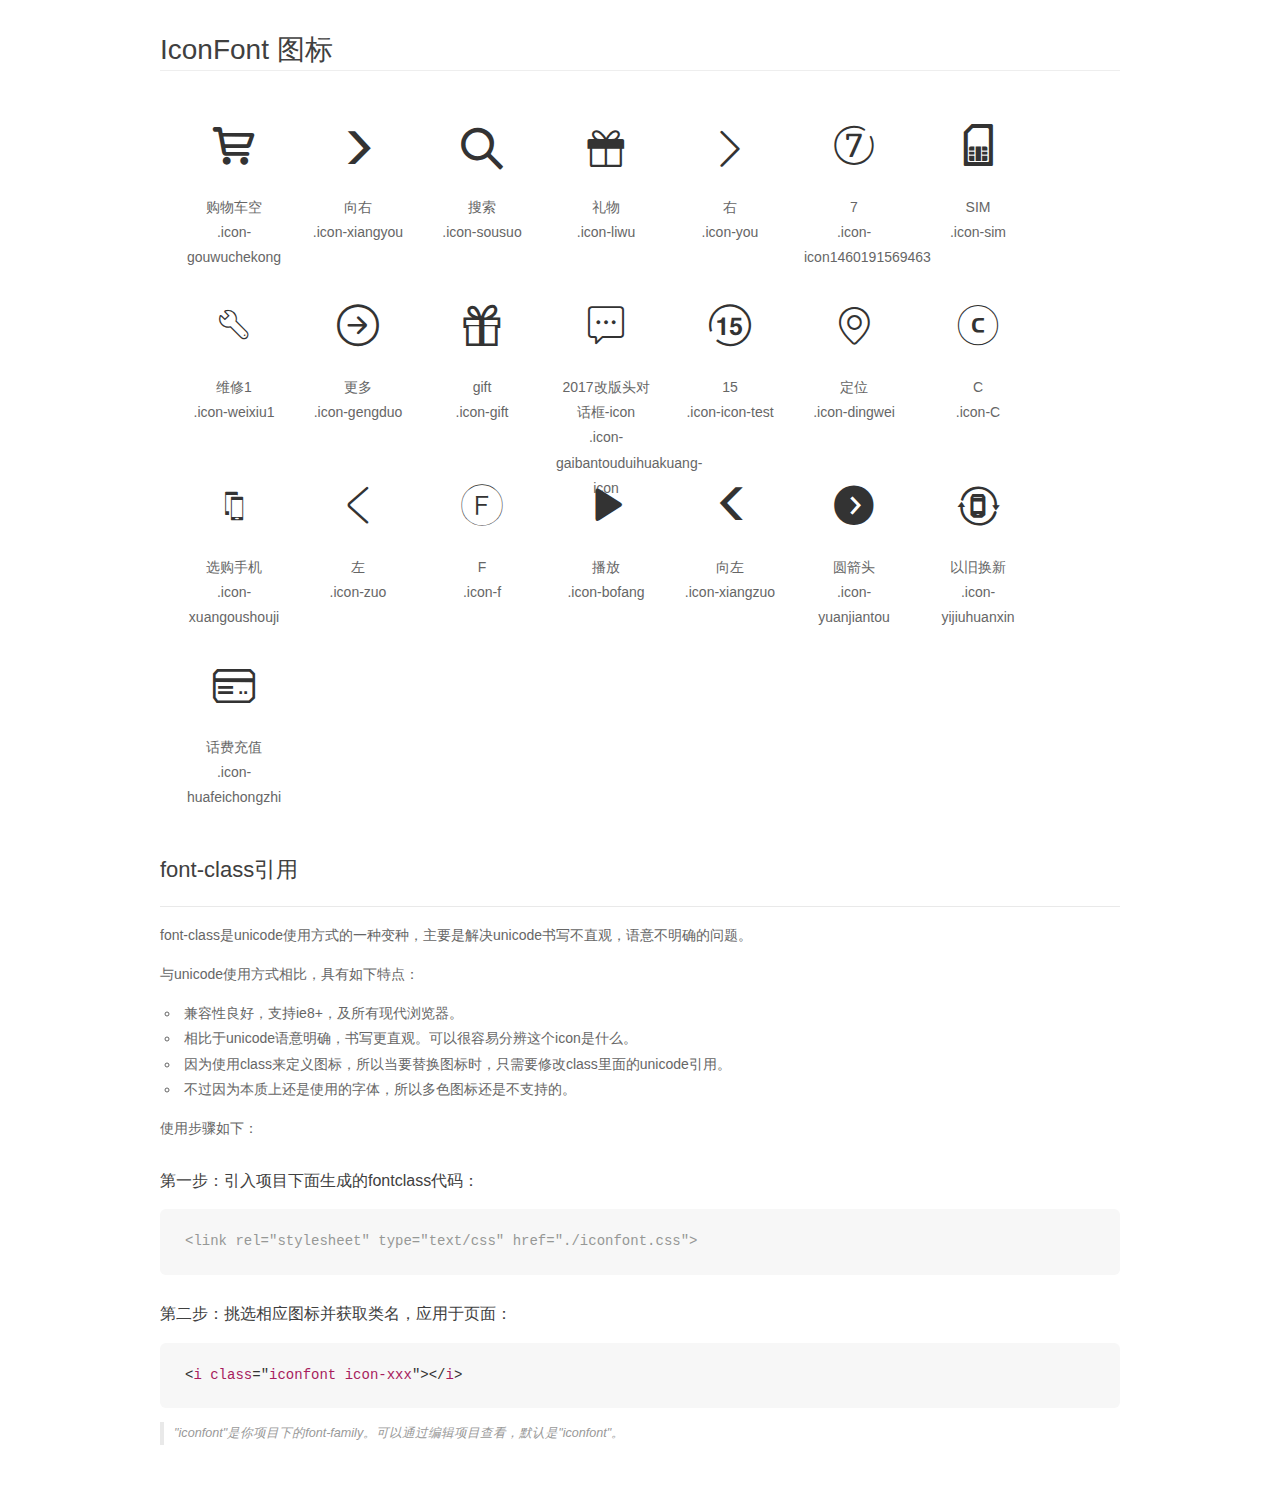
<file: iconfont/demo_fontclass.html>
<!DOCTYPE html>
<html>
<head>
    <meta charset="utf-8"/>
    <title>IconFont</title>
    <link rel="stylesheet" href="demo.css">
    <link rel="stylesheet" href="iconfont.css">
</head>
<body>
    <div class="main markdown">
        <h1>IconFont 图标</h1>
        <ul class="icon_lists clear">
            
                <li>
                <i class="icon iconfont icon-gouwuchekong"></i>
                    <div class="name">购物车空</div>
                    <div class="fontclass">.icon-gouwuchekong</div>
                </li>
            
                <li>
                <i class="icon iconfont icon-xiangyou"></i>
                    <div class="name">向右</div>
                    <div class="fontclass">.icon-xiangyou</div>
                </li>
            
                <li>
                <i class="icon iconfont icon-sousuo"></i>
                    <div class="name">搜索</div>
                    <div class="fontclass">.icon-sousuo</div>
                </li>
            
                <li>
                <i class="icon iconfont icon-liwu"></i>
                    <div class="name">礼物</div>
                    <div class="fontclass">.icon-liwu</div>
                </li>
            
                <li>
                <i class="icon iconfont icon-you"></i>
                    <div class="name">右</div>
                    <div class="fontclass">.icon-you</div>
                </li>
            
                <li>
                <i class="icon iconfont icon-icon1460191569463"></i>
                    <div class="name">7</div>
                    <div class="fontclass">.icon-icon1460191569463</div>
                </li>
            
                <li>
                <i class="icon iconfont icon-sim"></i>
                    <div class="name">SIM</div>
                    <div class="fontclass">.icon-sim</div>
                </li>
            
                <li>
                <i class="icon iconfont icon-weixiu1"></i>
                    <div class="name">维修1</div>
                    <div class="fontclass">.icon-weixiu1</div>
                </li>
            
                <li>
                <i class="icon iconfont icon-gengduo"></i>
                    <div class="name">更多</div>
                    <div class="fontclass">.icon-gengduo</div>
                </li>
            
                <li>
                <i class="icon iconfont icon-gift"></i>
                    <div class="name">gift</div>
                    <div class="fontclass">.icon-gift</div>
                </li>
            
                <li>
                <i class="icon iconfont icon-gaibantouduihuakuang-icon"></i>
                    <div class="name">2017改版头对话框-icon</div>
                    <div class="fontclass">.icon-gaibantouduihuakuang-icon</div>
                </li>
            
                <li>
                <i class="icon iconfont icon-icon-test"></i>
                    <div class="name">15</div>
                    <div class="fontclass">.icon-icon-test</div>
                </li>
            
                <li>
                <i class="icon iconfont icon-dingwei"></i>
                    <div class="name">定位</div>
                    <div class="fontclass">.icon-dingwei</div>
                </li>
            
                <li>
                <i class="icon iconfont icon-C"></i>
                    <div class="name">C</div>
                    <div class="fontclass">.icon-C</div>
                </li>
            
                <li>
                <i class="icon iconfont icon-xuangoushouji"></i>
                    <div class="name">选购手机</div>
                    <div class="fontclass">.icon-xuangoushouji</div>
                </li>
            
                <li>
                <i class="icon iconfont icon-zuo"></i>
                    <div class="name">左</div>
                    <div class="fontclass">.icon-zuo</div>
                </li>
            
                <li>
                <i class="icon iconfont icon-f"></i>
                    <div class="name">F</div>
                    <div class="fontclass">.icon-f</div>
                </li>
            
                <li>
                <i class="icon iconfont icon-bofang"></i>
                    <div class="name">播放</div>
                    <div class="fontclass">.icon-bofang</div>
                </li>
            
                <li>
                <i class="icon iconfont icon-xiangzuo"></i>
                    <div class="name">向左</div>
                    <div class="fontclass">.icon-xiangzuo</div>
                </li>
            
                <li>
                <i class="icon iconfont icon-yuanjiantou"></i>
                    <div class="name">圆箭头</div>
                    <div class="fontclass">.icon-yuanjiantou</div>
                </li>
            
                <li>
                <i class="icon iconfont icon-yijiuhuanxin"></i>
                    <div class="name">以旧换新</div>
                    <div class="fontclass">.icon-yijiuhuanxin</div>
                </li>
            
                <li>
                <i class="icon iconfont icon-huafeichongzhi"></i>
                    <div class="name">话费充值</div>
                    <div class="fontclass">.icon-huafeichongzhi</div>
                </li>
            
        </ul>

        <h2 id="font-class-">font-class引用</h2>
        <hr>

        <p>font-class是unicode使用方式的一种变种，主要是解决unicode书写不直观，语意不明确的问题。</p>
        <p>与unicode使用方式相比，具有如下特点：</p>
        <ul>
        <li>兼容性良好，支持ie8+，及所有现代浏览器。</li>
        <li>相比于unicode语意明确，书写更直观。可以很容易分辨这个icon是什么。</li>
        <li>因为使用class来定义图标，所以当要替换图标时，只需要修改class里面的unicode引用。</li>
        <li>不过因为本质上还是使用的字体，所以多色图标还是不支持的。</li>
        </ul>
        <p>使用步骤如下：</p>
        <h3 id="-fontclass-">第一步：引入项目下面生成的fontclass代码：</h3>


        <pre><code class="lang-js hljs javascript"><span class="hljs-comment">&lt;link rel="stylesheet" type="text/css" href="./iconfont.css"&gt;</span></code></pre>
        <h3 id="-">第二步：挑选相应图标并获取类名，应用于页面：</h3>
        <pre><code class="lang-css hljs">&lt;<span class="hljs-selector-tag">i</span> <span class="hljs-selector-tag">class</span>="<span class="hljs-selector-tag">iconfont</span> <span class="hljs-selector-tag">icon-xxx</span>"&gt;&lt;/<span class="hljs-selector-tag">i</span>&gt;</code></pre>
        <blockquote>
        <p>"iconfont"是你项目下的font-family。可以通过编辑项目查看，默认是"iconfont"。</p>
        </blockquote>
    </div>
</body>
</html>
</file>
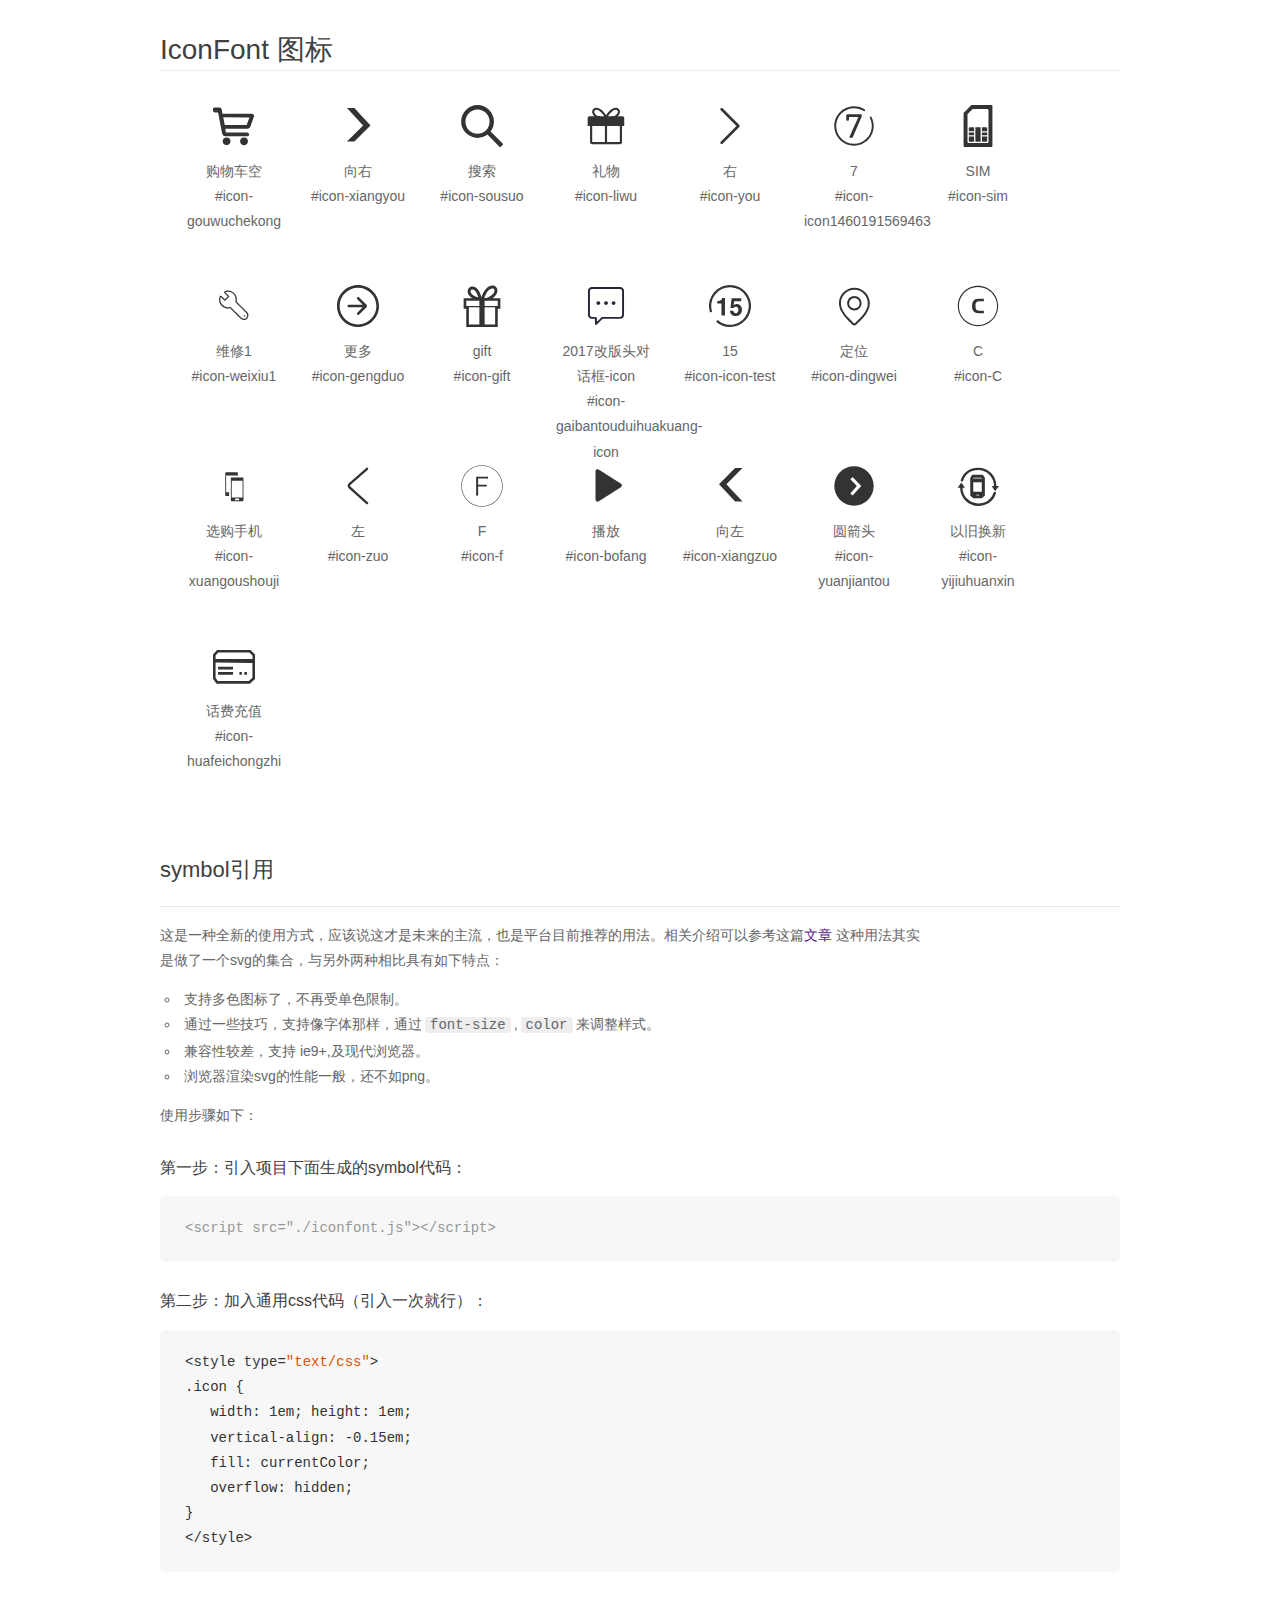
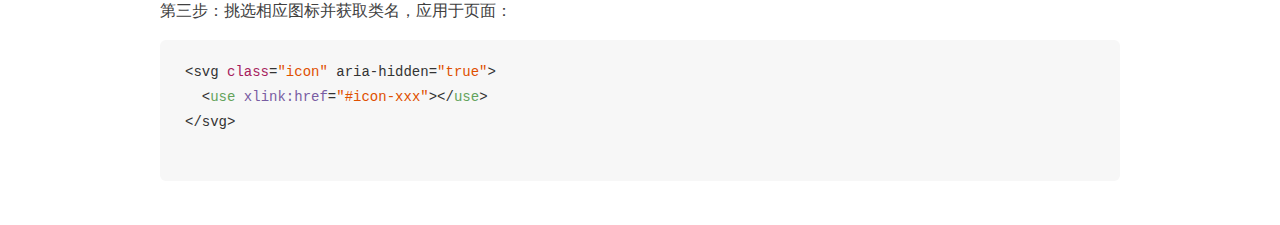
<file: iconfont/demo_symbol.html>
<!DOCTYPE html>
<html>
<head>
    <meta charset="utf-8"/>
    <title>IconFont</title>
    <link rel="stylesheet" href="demo.css">
    <script src="iconfont.js"></script>

    <style type="text/css">
        .icon {
          /* 通过设置 font-size 来改变图标大小 */
          width: 1em; height: 1em;
          /* 图标和文字相邻时，垂直对齐 */
          vertical-align: -0.15em;
          /* 通过设置 color 来改变 SVG 的颜色/fill */
          fill: currentColor;
          /* path 和 stroke 溢出 viewBox 部分在 IE 下会显示
             normalize.css 中也包含这行 */
          overflow: hidden;
        }

    </style>
</head>
<body>
    <div class="main markdown">
        <h1>IconFont 图标</h1>
        <ul class="icon_lists clear">
            
                <li>
                    <svg class="icon" aria-hidden="true">
                        <use xlink:href="#icon-gouwuchekong"></use>
                    </svg>
                    <div class="name">购物车空</div>
                    <div class="fontclass">#icon-gouwuchekong</div>
                </li>
            
                <li>
                    <svg class="icon" aria-hidden="true">
                        <use xlink:href="#icon-xiangyou"></use>
                    </svg>
                    <div class="name">向右</div>
                    <div class="fontclass">#icon-xiangyou</div>
                </li>
            
                <li>
                    <svg class="icon" aria-hidden="true">
                        <use xlink:href="#icon-sousuo"></use>
                    </svg>
                    <div class="name">搜索</div>
                    <div class="fontclass">#icon-sousuo</div>
                </li>
            
                <li>
                    <svg class="icon" aria-hidden="true">
                        <use xlink:href="#icon-liwu"></use>
                    </svg>
                    <div class="name">礼物</div>
                    <div class="fontclass">#icon-liwu</div>
                </li>
            
                <li>
                    <svg class="icon" aria-hidden="true">
                        <use xlink:href="#icon-you"></use>
                    </svg>
                    <div class="name">右</div>
                    <div class="fontclass">#icon-you</div>
                </li>
            
                <li>
                    <svg class="icon" aria-hidden="true">
                        <use xlink:href="#icon-icon1460191569463"></use>
                    </svg>
                    <div class="name">7</div>
                    <div class="fontclass">#icon-icon1460191569463</div>
                </li>
            
                <li>
                    <svg class="icon" aria-hidden="true">
                        <use xlink:href="#icon-sim"></use>
                    </svg>
                    <div class="name">SIM</div>
                    <div class="fontclass">#icon-sim</div>
                </li>
            
                <li>
                    <svg class="icon" aria-hidden="true">
                        <use xlink:href="#icon-weixiu1"></use>
                    </svg>
                    <div class="name">维修1</div>
                    <div class="fontclass">#icon-weixiu1</div>
                </li>
            
                <li>
                    <svg class="icon" aria-hidden="true">
                        <use xlink:href="#icon-gengduo"></use>
                    </svg>
                    <div class="name">更多</div>
                    <div class="fontclass">#icon-gengduo</div>
                </li>
            
                <li>
                    <svg class="icon" aria-hidden="true">
                        <use xlink:href="#icon-gift"></use>
                    </svg>
                    <div class="name">gift</div>
                    <div class="fontclass">#icon-gift</div>
                </li>
            
                <li>
                    <svg class="icon" aria-hidden="true">
                        <use xlink:href="#icon-gaibantouduihuakuang-icon"></use>
                    </svg>
                    <div class="name">2017改版头对话框-icon</div>
                    <div class="fontclass">#icon-gaibantouduihuakuang-icon</div>
                </li>
            
                <li>
                    <svg class="icon" aria-hidden="true">
                        <use xlink:href="#icon-icon-test"></use>
                    </svg>
                    <div class="name">15</div>
                    <div class="fontclass">#icon-icon-test</div>
                </li>
            
                <li>
                    <svg class="icon" aria-hidden="true">
                        <use xlink:href="#icon-dingwei"></use>
                    </svg>
                    <div class="name">定位</div>
                    <div class="fontclass">#icon-dingwei</div>
                </li>
            
                <li>
                    <svg class="icon" aria-hidden="true">
                        <use xlink:href="#icon-C"></use>
                    </svg>
                    <div class="name">C</div>
                    <div class="fontclass">#icon-C</div>
                </li>
            
                <li>
                    <svg class="icon" aria-hidden="true">
                        <use xlink:href="#icon-xuangoushouji"></use>
                    </svg>
                    <div class="name">选购手机</div>
                    <div class="fontclass">#icon-xuangoushouji</div>
                </li>
            
                <li>
                    <svg class="icon" aria-hidden="true">
                        <use xlink:href="#icon-zuo"></use>
                    </svg>
                    <div class="name">左</div>
                    <div class="fontclass">#icon-zuo</div>
                </li>
            
                <li>
                    <svg class="icon" aria-hidden="true">
                        <use xlink:href="#icon-f"></use>
                    </svg>
                    <div class="name">F</div>
                    <div class="fontclass">#icon-f</div>
                </li>
            
                <li>
                    <svg class="icon" aria-hidden="true">
                        <use xlink:href="#icon-bofang"></use>
                    </svg>
                    <div class="name">播放</div>
                    <div class="fontclass">#icon-bofang</div>
                </li>
            
                <li>
                    <svg class="icon" aria-hidden="true">
                        <use xlink:href="#icon-xiangzuo"></use>
                    </svg>
                    <div class="name">向左</div>
                    <div class="fontclass">#icon-xiangzuo</div>
                </li>
            
                <li>
                    <svg class="icon" aria-hidden="true">
                        <use xlink:href="#icon-yuanjiantou"></use>
                    </svg>
                    <div class="name">圆箭头</div>
                    <div class="fontclass">#icon-yuanjiantou</div>
                </li>
            
                <li>
                    <svg class="icon" aria-hidden="true">
                        <use xlink:href="#icon-yijiuhuanxin"></use>
                    </svg>
                    <div class="name">以旧换新</div>
                    <div class="fontclass">#icon-yijiuhuanxin</div>
                </li>
            
                <li>
                    <svg class="icon" aria-hidden="true">
                        <use xlink:href="#icon-huafeichongzhi"></use>
                    </svg>
                    <div class="name">话费充值</div>
                    <div class="fontclass">#icon-huafeichongzhi</div>
                </li>
            
        </ul>


        <h2 id="symbol-">symbol引用</h2>
        <hr>

        <p>这是一种全新的使用方式，应该说这才是未来的主流，也是平台目前推荐的用法。相关介绍可以参考这篇<a href="">文章</a>
        这种用法其实是做了一个svg的集合，与另外两种相比具有如下特点：</p>
        <ul>
          <li>支持多色图标了，不再受单色限制。</li>
          <li>通过一些技巧，支持像字体那样，通过<code>font-size</code>,<code>color</code>来调整样式。</li>
          <li>兼容性较差，支持 ie9+,及现代浏览器。</li>
          <li>浏览器渲染svg的性能一般，还不如png。</li>
        </ul>
        <p>使用步骤如下：</p>
        <h3 id="-symbol-">第一步：引入项目下面生成的symbol代码：</h3>
        <pre><code class="lang-js hljs javascript"><span class="hljs-comment">&lt;script src="./iconfont.js"&gt;&lt;/script&gt;</span></code></pre>
        <h3 id="-css-">第二步：加入通用css代码（引入一次就行）：</h3>
        <pre><code class="lang-js hljs javascript">&lt;style type=<span class="hljs-string">"text/css"</span>&gt;
.icon {
   width: <span class="hljs-number">1</span>em; height: <span class="hljs-number">1</span>em;
   vertical-align: <span class="hljs-number">-0.15</span>em;
   fill: currentColor;
   overflow: hidden;
}
&lt;<span class="hljs-regexp">/style&gt;</span></code></pre>
        <h3 id="-">第三步：挑选相应图标并获取类名，应用于页面：</h3>
        <pre><code class="lang-js hljs javascript">&lt;svg <span class="hljs-class"><span class="hljs-keyword">class</span></span>=<span class="hljs-string">"icon"</span> aria-hidden=<span class="hljs-string">"true"</span>&gt;<span class="xml"><span class="hljs-tag">
  &lt;<span class="hljs-name">use</span> <span class="hljs-attr">xlink:href</span>=<span class="hljs-string">"#icon-xxx"</span>&gt;</span><span class="hljs-tag">&lt;/<span class="hljs-name">use</span>&gt;</span>
</span>&lt;<span class="hljs-regexp">/svg&gt;
        </span></code></pre>
    </div>
</body>
</html>
</file>
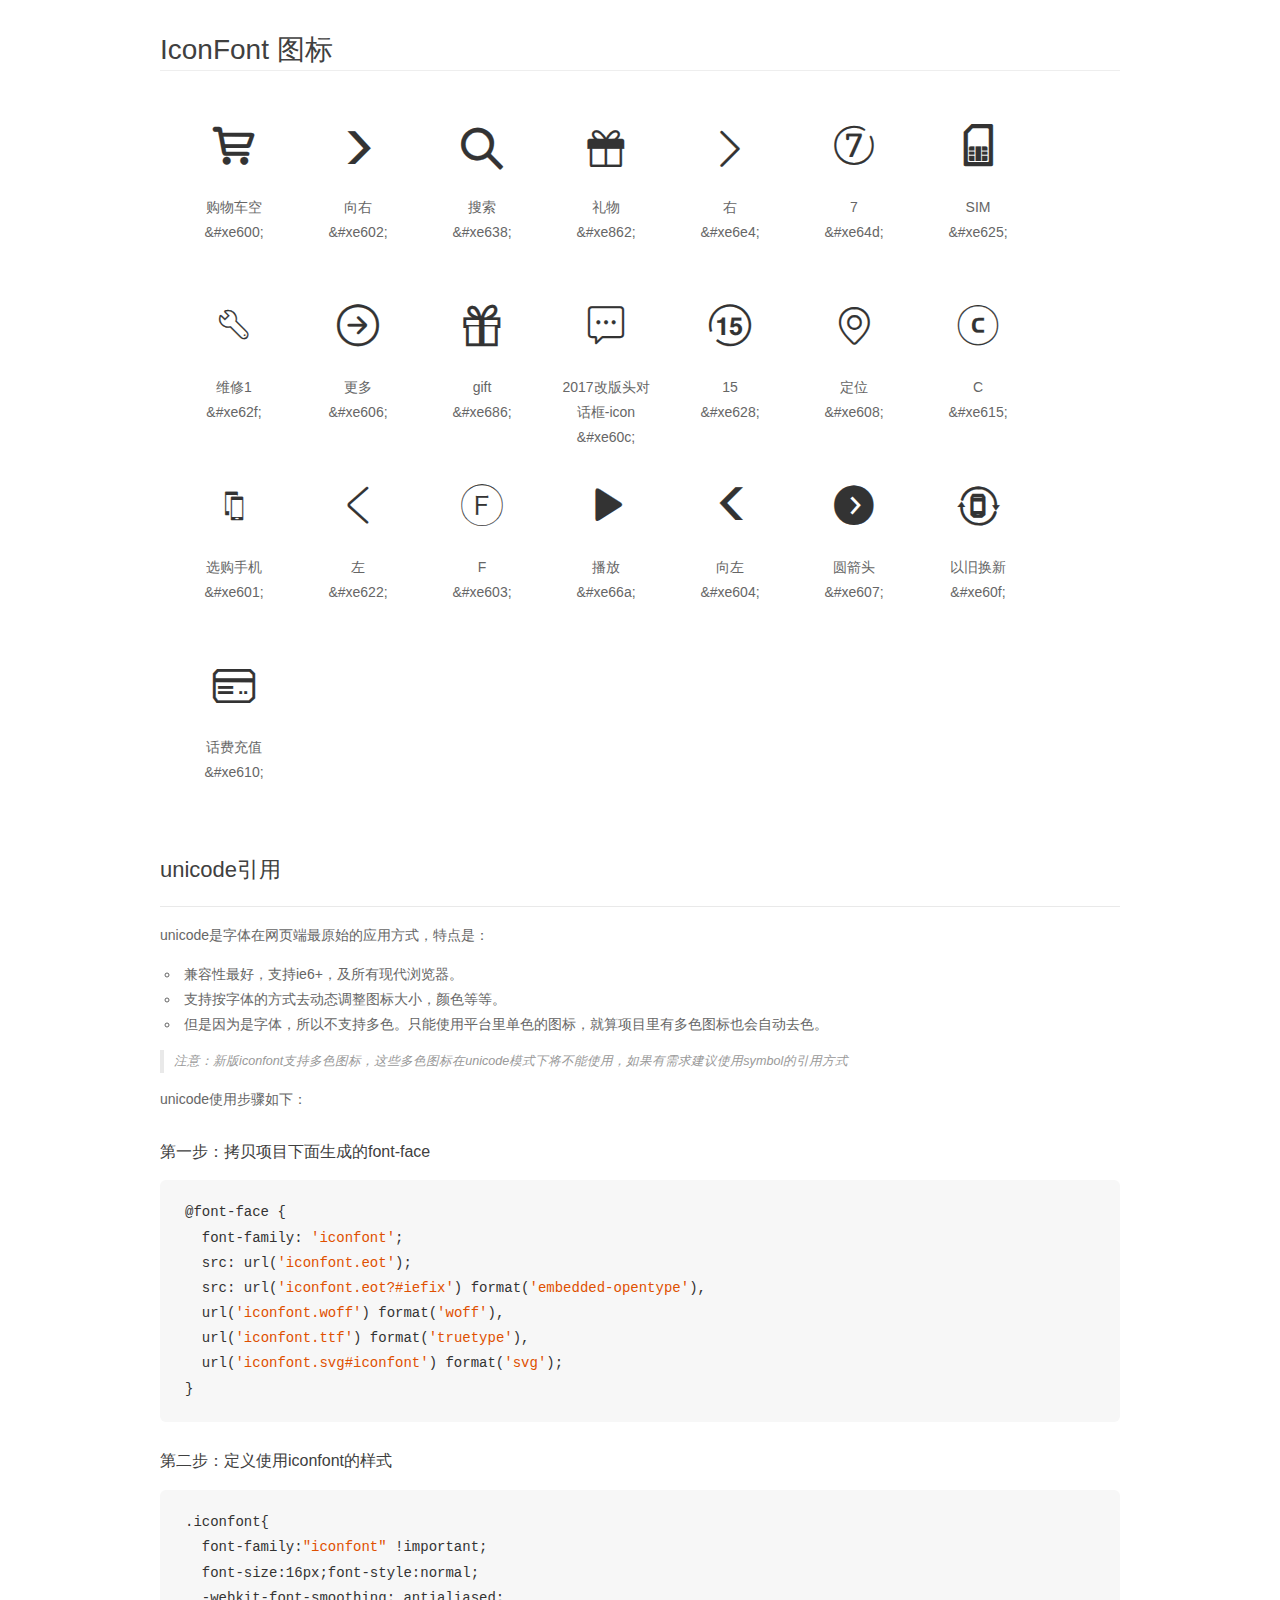
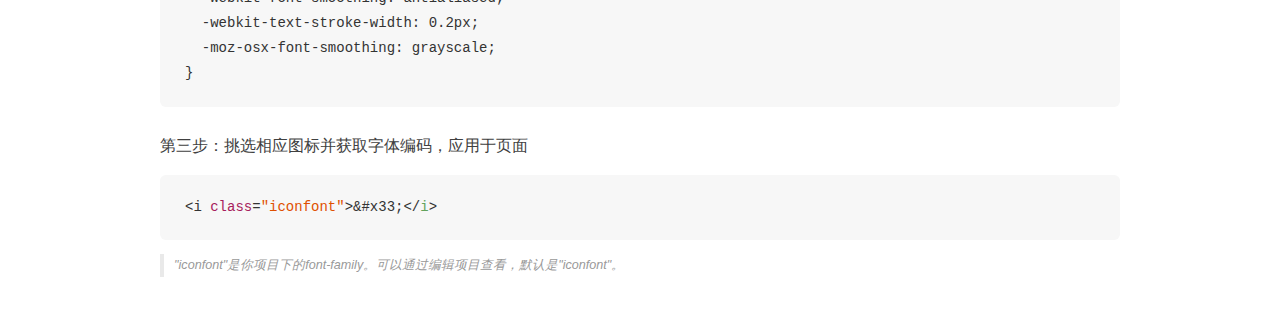
<file: iconfont/demo_unicode.html>
<!DOCTYPE html>
<html>
<head>
    <meta charset="utf-8"/>
    <title>IconFont</title>
    <link rel="stylesheet" href="demo.css">

    <style type="text/css">

        @font-face {font-family: "iconfont";
          src: url('iconfont.eot'); /* IE9*/
          src: url('iconfont.eot#iefix') format('embedded-opentype'), /* IE6-IE8 */
          url('iconfont.woff') format('woff'), /* chrome, firefox */
          url('iconfont.ttf') format('truetype'), /* chrome, firefox, opera, Safari, Android, iOS 4.2+*/
          url('iconfont.svg#iconfont') format('svg'); /* iOS 4.1- */
        }

        .iconfont {
          font-family:"iconfont" !important;
          font-size:16px;
          font-style:normal;
          -webkit-font-smoothing: antialiased;
          -webkit-text-stroke-width: 0.2px;
          -moz-osx-font-smoothing: grayscale;
        }

    </style>
</head>
<body>
    <div class="main markdown">
        <h1>IconFont 图标</h1>
        <ul class="icon_lists clear">
            
                <li>
                <i class="icon iconfont">&#xe600;</i>
                    <div class="name">购物车空</div>
                    <div class="code">&amp;#xe600;</div>
                </li>
            
                <li>
                <i class="icon iconfont">&#xe602;</i>
                    <div class="name">向右</div>
                    <div class="code">&amp;#xe602;</div>
                </li>
            
                <li>
                <i class="icon iconfont">&#xe638;</i>
                    <div class="name">搜索</div>
                    <div class="code">&amp;#xe638;</div>
                </li>
            
                <li>
                <i class="icon iconfont">&#xe862;</i>
                    <div class="name">礼物</div>
                    <div class="code">&amp;#xe862;</div>
                </li>
            
                <li>
                <i class="icon iconfont">&#xe6e4;</i>
                    <div class="name">右</div>
                    <div class="code">&amp;#xe6e4;</div>
                </li>
            
                <li>
                <i class="icon iconfont">&#xe64d;</i>
                    <div class="name">7</div>
                    <div class="code">&amp;#xe64d;</div>
                </li>
            
                <li>
                <i class="icon iconfont">&#xe625;</i>
                    <div class="name">SIM</div>
                    <div class="code">&amp;#xe625;</div>
                </li>
            
                <li>
                <i class="icon iconfont">&#xe62f;</i>
                    <div class="name">维修1</div>
                    <div class="code">&amp;#xe62f;</div>
                </li>
            
                <li>
                <i class="icon iconfont">&#xe606;</i>
                    <div class="name">更多</div>
                    <div class="code">&amp;#xe606;</div>
                </li>
            
                <li>
                <i class="icon iconfont">&#xe686;</i>
                    <div class="name">gift</div>
                    <div class="code">&amp;#xe686;</div>
                </li>
            
                <li>
                <i class="icon iconfont">&#xe60c;</i>
                    <div class="name">2017改版头对话框-icon</div>
                    <div class="code">&amp;#xe60c;</div>
                </li>
            
                <li>
                <i class="icon iconfont">&#xe628;</i>
                    <div class="name">15</div>
                    <div class="code">&amp;#xe628;</div>
                </li>
            
                <li>
                <i class="icon iconfont">&#xe608;</i>
                    <div class="name">定位</div>
                    <div class="code">&amp;#xe608;</div>
                </li>
            
                <li>
                <i class="icon iconfont">&#xe615;</i>
                    <div class="name">C</div>
                    <div class="code">&amp;#xe615;</div>
                </li>
            
                <li>
                <i class="icon iconfont">&#xe601;</i>
                    <div class="name">选购手机</div>
                    <div class="code">&amp;#xe601;</div>
                </li>
            
                <li>
                <i class="icon iconfont">&#xe622;</i>
                    <div class="name">左</div>
                    <div class="code">&amp;#xe622;</div>
                </li>
            
                <li>
                <i class="icon iconfont">&#xe603;</i>
                    <div class="name">F</div>
                    <div class="code">&amp;#xe603;</div>
                </li>
            
                <li>
                <i class="icon iconfont">&#xe66a;</i>
                    <div class="name">播放</div>
                    <div class="code">&amp;#xe66a;</div>
                </li>
            
                <li>
                <i class="icon iconfont">&#xe604;</i>
                    <div class="name">向左</div>
                    <div class="code">&amp;#xe604;</div>
                </li>
            
                <li>
                <i class="icon iconfont">&#xe607;</i>
                    <div class="name">圆箭头</div>
                    <div class="code">&amp;#xe607;</div>
                </li>
            
                <li>
                <i class="icon iconfont">&#xe60f;</i>
                    <div class="name">以旧换新</div>
                    <div class="code">&amp;#xe60f;</div>
                </li>
            
                <li>
                <i class="icon iconfont">&#xe610;</i>
                    <div class="name">话费充值</div>
                    <div class="code">&amp;#xe610;</div>
                </li>
            
        </ul>
        <h2 id="unicode-">unicode引用</h2>
        <hr>

        <p>unicode是字体在网页端最原始的应用方式，特点是：</p>
        <ul>
        <li>兼容性最好，支持ie6+，及所有现代浏览器。</li>
        <li>支持按字体的方式去动态调整图标大小，颜色等等。</li>
        <li>但是因为是字体，所以不支持多色。只能使用平台里单色的图标，就算项目里有多色图标也会自动去色。</li>
        </ul>
        <blockquote>
        <p>注意：新版iconfont支持多色图标，这些多色图标在unicode模式下将不能使用，如果有需求建议使用symbol的引用方式</p>
        </blockquote>
        <p>unicode使用步骤如下：</p>
        <h3 id="-font-face">第一步：拷贝项目下面生成的font-face</h3>
        <pre><code class="lang-js hljs javascript">@font-face {
  font-family: <span class="hljs-string">'iconfont'</span>;
  src: url(<span class="hljs-string">'iconfont.eot'</span>);
  src: url(<span class="hljs-string">'iconfont.eot?#iefix'</span>) format(<span class="hljs-string">'embedded-opentype'</span>),
  url(<span class="hljs-string">'iconfont.woff'</span>) format(<span class="hljs-string">'woff'</span>),
  url(<span class="hljs-string">'iconfont.ttf'</span>) format(<span class="hljs-string">'truetype'</span>),
  url(<span class="hljs-string">'iconfont.svg#iconfont'</span>) format(<span class="hljs-string">'svg'</span>);
}
</code></pre>
        <h3 id="-iconfont-">第二步：定义使用iconfont的样式</h3>
        <pre><code class="lang-js hljs javascript">.iconfont{
  font-family:<span class="hljs-string">"iconfont"</span> !important;
  font-size:<span class="hljs-number">16</span>px;font-style:normal;
  -webkit-font-smoothing: antialiased;
  -webkit-text-stroke-width: <span class="hljs-number">0.2</span>px;
  -moz-osx-font-smoothing: grayscale;
}
</code></pre>
        <h3 id="-">第三步：挑选相应图标并获取字体编码，应用于页面</h3>
        <pre><code class="lang-js hljs javascript">&lt;i <span class="hljs-class"><span class="hljs-keyword">class</span></span>=<span class="hljs-string">"iconfont"</span>&gt;&amp;#x33;<span class="xml"><span class="hljs-tag">&lt;/<span class="hljs-name">i</span>&gt;</span></span></code></pre>

        <blockquote>
        <p>"iconfont"是你项目下的font-family。可以通过编辑项目查看，默认是"iconfont"。</p>
        </blockquote>
    </div>


</body>
</html>
</file>
<file: iconfont/iconfont.css>
@font-face {font-family: "iconfont";
  src: url('iconfont.eot?t=1503986850847'); /* IE9*/
  src: url('iconfont.eot?t=1503986850847#iefix') format('embedded-opentype'), /* IE6-IE8 */
  url('[data-uri]') format('woff2'),
  url('[data-uri]') format('woff'),
  url('iconfont.ttf?t=1503986850847') format('truetype'), /* chrome, firefox, opera, Safari, Android, iOS 4.2+*/
  url('iconfont.svg?t=1503986850847#iconfont') format('svg'); /* iOS 4.1- */
}

.iconfont {
  font-family:"iconfont" !important;
  font-size:16px;
  font-style:normal;
  -webkit-font-smoothing: antialiased;
  -moz-osx-font-smoothing: grayscale;
}

.icon-gouwuchekong:before { content: "\e600"; }

.icon-xiangyou:before { content: "\e602"; }

.icon-sousuo:before { content: "\e638"; }

.icon-liwu:before { content: "\e862"; }

.icon-you:before { content: "\e6e4"; }

.icon-icon1460191569463:before { content: "\e64d"; }

.icon-sim:before { content: "\e625"; }

.icon-weixiu1:before { content: "\e62f"; }

.icon-gengduo:before { content: "\e606"; }

.icon-gift:before { content: "\e686"; }

.icon-gaibantouduihuakuang-icon:before { content: "\e60c"; }

.icon-icon-test:before { content: "\e628"; }

.icon-dingwei:before { content: "\e608"; }

.icon-C:before { content: "\e615"; }

.icon-xuangoushouji:before { content: "\e601"; }

.icon-zuo:before { content: "\e622"; }

.icon-f:before { content: "\e603"; }

.icon-bofang:before { content: "\e66a"; }

.icon-xiangzuo:before { content: "\e604"; }

.icon-yuanjiantou:before { content: "\e607"; }

.icon-yijiuhuanxin:before { content: "\e60f"; }

.icon-huafeichongzhi:before { content: "\e610"; }
</file>
<file: iconfont/demo.css>
*{margin: 0;padding: 0;list-style: none;}
/*
KISSY CSS Reset
理念：1. reset 的目的不是清除浏览器的默认样式，这仅是部分工作。清除和重置是紧密不可分的。
2. reset 的目的不是让默认样式在所有浏览器下一致，而是减少默认样式有可能带来的问题。
3. reset 期望提供一套普适通用的基础样式。但没有银弹，推荐根据具体需求，裁剪和修改后再使用。
特色：1. 适应中文；2. 基于最新主流浏览器。
维护：玉伯<lifesinger@gmail.com>, 正淳<ragecarrier@gmail.com>
 */

/** 清除内外边距 **/
body, h1, h2, h3, h4, h5, h6, hr, p, blockquote, /* structural elements 结构元素 */
dl, dt, dd, ul, ol, li, /* list elements 列表元素 */
pre, /* text formatting elements 文本格式元素 */
form, fieldset, legend, button, input, textarea, /* form elements 表单元素 */
th, td /* table elements 表格元素 */ {
  margin: 0;
  padding: 0;
}

/** 设置默认字体 **/
body,
button, input, select, textarea /* for ie */ {
  font: 12px/1.5 tahoma, arial, \5b8b\4f53, sans-serif;
}
h1, h2, h3, h4, h5, h6 { font-size: 100%; }
address, cite, dfn, em, var { font-style: normal; } /* 将斜体扶正 */
code, kbd, pre, samp { font-family: courier new, courier, monospace; } /* 统一等宽字体 */
small { font-size: 12px; } /* 小于 12px 的中文很难阅读，让 small 正常化 */

/** 重置列表元素 **/
ul, ol { list-style: none; }

/** 重置文本格式元素 **/
a { text-decoration: none; }
a:hover { text-decoration: underline; }


/** 重置表单元素 **/
legend { color: #000; } /* for ie6 */
fieldset, img { border: 0; } /* img 搭车：让链接里的 img 无边框 */
button, input, select, textarea { font-size: 100%; } /* 使得表单元素在 ie 下能继承字体大小 */
/* 注：optgroup 无法扶正 */

/** 重置表格元素 **/
table { border-collapse: collapse; border-spacing: 0; }

/* 清除浮动 */
.ks-clear:after, .clear:after {
  content: '\20';
  display: block;
  height: 0;
  clear: both;
}
.ks-clear, .clear {
  *zoom: 1;
}

.main {
  padding: 30px 100px;
width: 960px;
margin: 0 auto;
}
.main h1{font-size:36px; color:#333; text-align:left;margin-bottom:30px; border-bottom: 1px solid #eee;}

.helps{margin-top:40px;}
.helps pre{
  padding:20px;
  margin:10px 0;
  border:solid 1px #e7e1cd;
  background-color: #fffdef;
  overflow: auto;
}

.icon_lists{
  width: 100% !important;

}

.icon_lists li{
  float:left;
  width: 100px;
  height:180px;
  text-align: center;
  list-style: none !important;
}
.icon_lists .icon{
  font-size: 42px;
  line-height: 100px;
  margin: 10px 0;
  color:#333;
  -webkit-transition: font-size 0.25s ease-out 0s;
  -moz-transition: font-size 0.25s ease-out 0s;
  transition: font-size 0.25s ease-out 0s;

}
.icon_lists .icon:hover{
  font-size: 100px;
}



.markdown {
  color: #666;
  font-size: 14px;
  line-height: 1.8;
}

.highlight {
  line-height: 1.5;
}

.markdown img {
  vertical-align: middle;
  max-width: 100%;
}

.markdown h1 {
  color: #404040;
  font-weight: 500;
  line-height: 40px;
  margin-bottom: 24px;
}

.markdown h2,
.markdown h3,
.markdown h4,
.markdown h5,
.markdown h6 {
  color: #404040;
  margin: 1.6em 0 0.6em 0;
  font-weight: 500;
  clear: both;
}

.markdown h1 {
  font-size: 28px;
}

.markdown h2 {
  font-size: 22px;
}

.markdown h3 {
  font-size: 16px;
}

.markdown h4 {
  font-size: 14px;
}

.markdown h5 {
  font-size: 12px;
}

.markdown h6 {
  font-size: 12px;
}

.markdown hr {
  height: 1px;
  border: 0;
  background: #e9e9e9;
  margin: 16px 0;
  clear: both;
}

.markdown p,
.markdown pre {
  margin: 1em 0;
}

.markdown > p,
.markdown > blockquote,
.markdown > .highlight,
.markdown > ol,
.markdown > ul {
  width: 80%;
}

.markdown ul > li {
  list-style: circle;
}

.markdown > ul li,
.markdown blockquote ul > li {
  margin-left: 20px;
  padding-left: 4px;
}

.markdown > ul li p,
.markdown > ol li p {
  margin: 0.6em 0;
}

.markdown ol > li {
  list-style: decimal;
}

.markdown > ol li,
.markdown blockquote ol > li {
  margin-left: 20px;
  padding-left: 4px;
}

.markdown code {
  margin: 0 3px;
  padding: 0 5px;
  background: #eee;
  border-radius: 3px;
}

.markdown pre {
  border-radius: 6px;
  background: #f7f7f7;
  padding: 20px;
}

.markdown pre code {
  border: none;
  background: #f7f7f7;
  margin: 0;
}

.markdown strong,
.markdown b {
  font-weight: 600;
}

.markdown > table {
  border-collapse: collapse;
  border-spacing: 0px;
  empty-cells: show;
  border: 1px solid #e9e9e9;
  width: 95%;
  margin-bottom: 24px;
}

.markdown > table th {
  white-space: nowrap;
  color: #333;
  font-weight: 600;

}

.markdown > table th,
.markdown > table td {
  border: 1px solid #e9e9e9;
  padding: 8px 16px;
  text-align: left;
}

.markdown > table th {
  background: #F7F7F7;
}

.markdown blockquote {
  font-size: 90%;
  color: #999;
  border-left: 4px solid #e9e9e9;
  padding-left: 0.8em;
  margin: 1em 0;
  font-style: italic;
}

.markdown blockquote p {
  margin: 0;
}

.markdown .anchor {
  opacity: 0;
  transition: opacity 0.3s ease;
  margin-left: 8px;
}

.markdown .waiting {
  color: #ccc;
}

.markdown h1:hover .anchor,
.markdown h2:hover .anchor,
.markdown h3:hover .anchor,
.markdown h4:hover .anchor,
.markdown h5:hover .anchor,
.markdown h6:hover .anchor {
  opacity: 1;
  display: inline-block;
}

.markdown > br,
.markdown > p > br {
  clear: both;
}


.hljs {
  display: block;
  background: white;
  padding: 0.5em;
  color: #333333;
  overflow-x: auto;
}

.hljs-comment,
.hljs-meta {
  color: #969896;
}

.hljs-string,
.hljs-variable,
.hljs-template-variable,
.hljs-strong,
.hljs-emphasis,
.hljs-quote {
  color: #df5000;
}

.hljs-keyword,
.hljs-selector-tag,
.hljs-type {
  color: #a71d5d;
}

.hljs-literal,
.hljs-symbol,
.hljs-bullet,
.hljs-attribute {
  color: #0086b3;
}

.hljs-section,
.hljs-name {
  color: #63a35c;
}

.hljs-tag {
  color: #333333;
}

.hljs-title,
.hljs-attr,
.hljs-selector-id,
.hljs-selector-class,
.hljs-selector-attr,
.hljs-selector-pseudo {
  color: #795da3;
}

.hljs-addition {
  color: #55a532;
  background-color: #eaffea;
}

.hljs-deletion {
  color: #bd2c00;
  background-color: #ffecec;
}

.hljs-link {
  text-decoration: underline;
}

pre{
  background: #fff;
}
</file>
